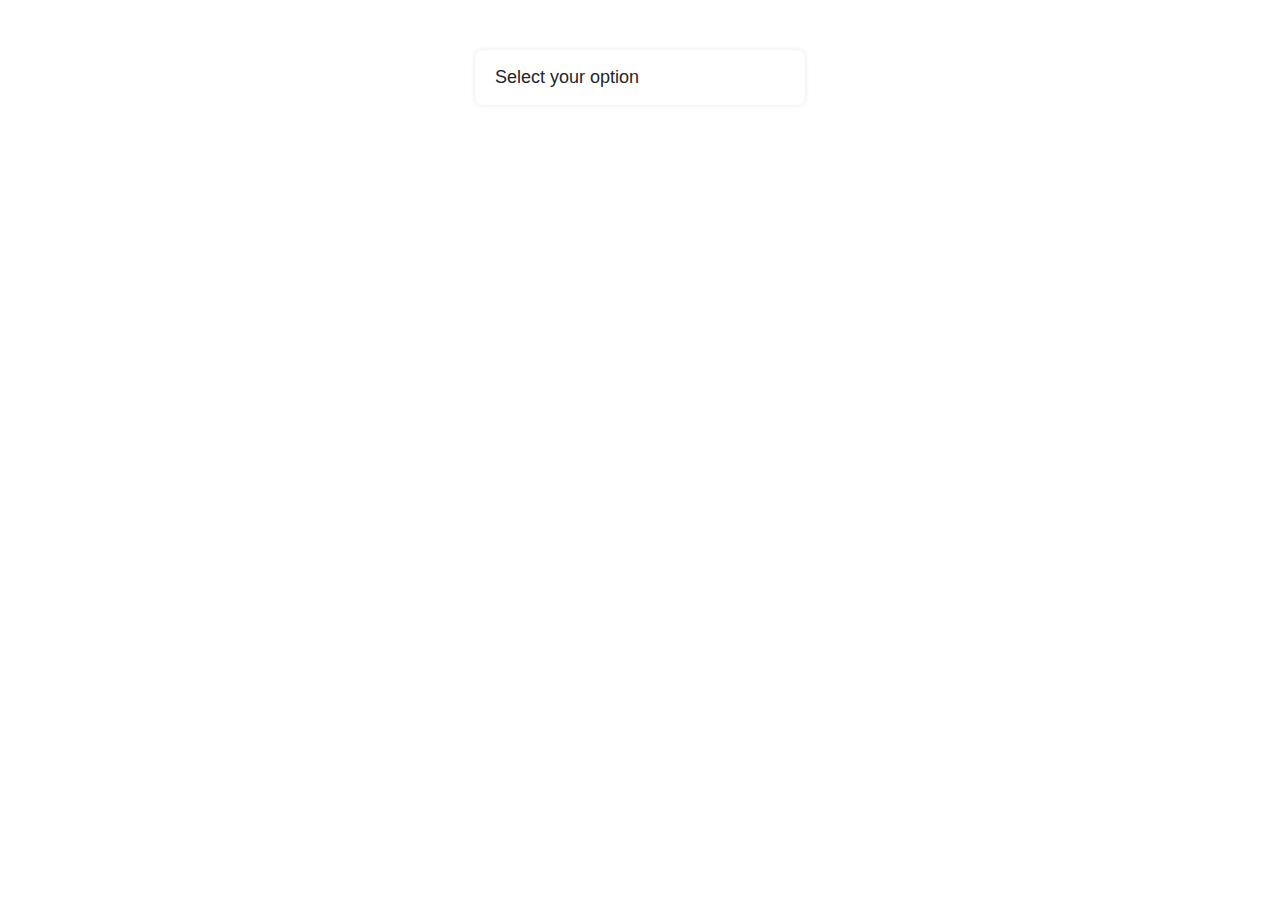
<file: index.html>
<!DOCTYPE html>
<html lang="en">

<head>
    <meta charset="UTF-8">
    <meta http-equiv="X-UA-Compatible" content="IE=edge">
    <meta name="viewport" content="width=device-width, initial-scale=1.0">
    <title>Home</title>
    <link rel="stylesheet" href="index.css">
    <link rel="stylesheet" href="https://cdn.jsdelivr.net/npm/bootstrap@4.0.0/dist/css/bootstrap.min.css"
        integrity="sha384-Gn5384xqQ1aoWXA+058RXPxPg6fy4IWvTNh0E263XmFcJlSAwiGgFAW/dAiS6JXm" crossorigin="anonymous">
</head>

<body>
    <div class="select-menu active">
        <div class="select-btn">
            <span class="sBtn-text">Select your option</span>
        </div>

        <ul class="options">
        </ul>
    </div>
    <script src="index.js"></script>
</body>

</html>
</file>
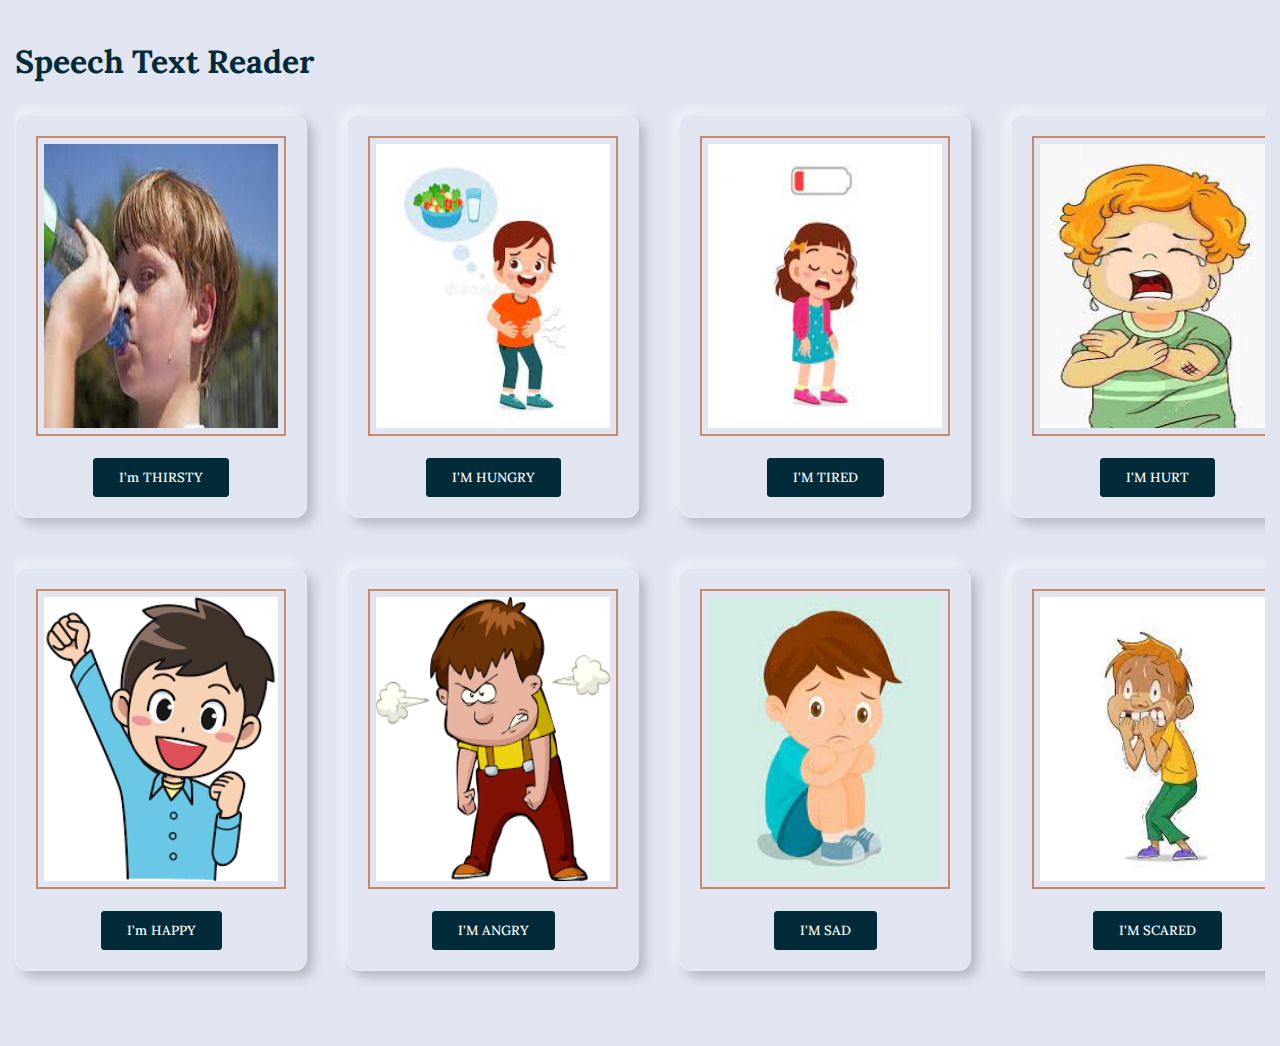
<file: emotions.html>
<!DOCTYPE html>
<html lang="en">
<head>
    <meta charset="UTF-8">
    <meta http-equiv="X-UA-Compatible" content="IE=edge">
    <meta name="viewport" content="width=device-width, initial-scale=1.0">
    <title>Speech Text Reader</title>
    <link rel="stylesheet" href="emotion.css">
</head>
<body>
    <div class="container">
        <h2>Speech Text Reader</h2>
        <ul class="row cards">
          <li class="card">
            <div>
              <img class="round" src="img/thirsty.jfif" alt="user" />
            </div>
            <div class="buttons">
              <button class="primary">
                  I'm THIRSTY
              </button>
          </div>
          </li>
           <li class="card">
            <div><img class="round" src="img/hungry.jfif" alt="user" />
            </div>
            <div class="buttons">
              <button class="primary">
                  I'M HUNGRY
              </button>
          </div>
          </li>
           <li class="card">
            <div>
              <img class="round" src="img/tired.jfif" alt="user" />
            </div>
            <div class="buttons">
              <button class="primary">
                I'M TIRED
              </button>
          </div>
          </li>
           <li class="card">
            <div>
              <img class="round" src="img/hurt.jfif" alt="user" />
            </div>
            <div class="buttons">
              <button class="primary">
                I'M HURT
              </button>
          </div>
          </li>
        </ul>
        <ul class="row cards">
            <li class="card">
              <div>
                <img class="round" src="img/happy.png" alt="user" />
              </div>
              <div class="buttons">
                <button class="primary">
                    I'm HAPPY
                </button>
            </div>
            </li>
             <li class="card">
              <div><img class="round" src="img/angry.png" alt="user" />
              </div>
              <div class="buttons">
                <button class="primary">
                    I'M ANGRY
                </button>
            </div>
            </li>
             <li class="card">
              <div>
                <img class="round" src="img/sad.jfif" alt="user" />
              </div>
              <div class="buttons">
                <button class="primary">
                    I'M SAD
                </button>
            </div>
            </li>
             <li class="card">
              <div>
                <img class="round" src="img/scared.jfif" alt="user" />
              </div>
              <div class="buttons">
                <button class="primary">
                    I'M SCARED
                </button>
            </div>
            </li>
          </ul>
      </div>
    <script src="script.js"></script>
</body>
</html>
</file>
<file: index.css>
* {
    margin: 0;
    padding: 0;
    box-sizing: border-box;
    font-family: "Poppins", sans-serif;
  }
  body {
    background: #e3f2fd;
  }
  .select-menu {
    max-width: 330px;
    margin: 50px auto;
  }
  .select-menu .select-btn {
    display: flex;
    height: 55px;
    background: #fff;
    padding: 20px;
    font-size: 18px;
    font-weight: 400;
    border-radius: 8px;
    align-items: center;
    cursor: pointer;
    justify-content: space-between;
    box-shadow: 0 0 5px rgba(0, 0, 0, 0.1);
  }
  .select-menu .options {
    position: absolute;
    width: 330px;
    overflow-y: auto;
    max-height: 295px;
    padding: 10px;
    margin-top: 10px;
    border-radius: 8px;
    background: #fff;
    box-shadow: 0 0 10px rgba(0, 0, 0, 0.1);
    animation-name: fadeInDown;
    -webkit-animation-name: fadeInDown;
    animation-duration: 0.35s;
    animation-fill-mode: both;
    -webkit-animation-duration: 0.35s;
    -webkit-animation-fill-mode: both;
  }
  .select-menu .options .option {
    display: flex;
    height: 55px;
    cursor: pointer;
    padding: 0 16px;
    border-radius: 8px;
    align-items: center;
    background: #fff;
  }
  .select-menu .options .option:hover {
    background: #f2f2f2;
  }
  .select-menu .options .option i {
    font-size: 25px;
    margin-right: 12px;
  }
  .select-menu .options .option .option-text {
    font-size: 18px;
    color: #333;
  }
  .select-btn i {
    font-size: 25px;
    transition: 0.3s;
  }
  .select-menu.active .select-btn i {
    transform: rotate(-180deg);
  }
  .select-menu.active .options {
    display: block;
    opacity: 0;
    z-index: 10;
    animation-name: fadeInUp;
    -webkit-animation-name: fadeInUp;
    animation-duration: 0.4s;
    animation-fill-mode: both;
    -webkit-animation-duration: 0.4s;
    -webkit-animation-fill-mode: both;
  }
  @keyframes fadeInUp {
    from {
      transform: translate3d(0, 30px, 0);
    }
    to {
      transform: translate3d(0, 0, 0);
      opacity: 1;
    }
  }
  @keyframes fadeInDown {
    from {
      transform: translate3d(0, 0, 0);
      opacity: 1;
    }
    to {
      transform: translate3d(0, 20px, 0);
      opacity: 0;
    }
  }
</file>
<file: emotion.css>
@import url("https://fonts.googleapis.com/css?family=Lora:400,400i,700");

:root {
  --bg-color: rgb(225, 229,242);
  --color1: rgb(191, 219, 247);
  --color2: rgb(31, 122, 140);
  --color3: rgb(2, 43, 58);
  --white: rgb(255, 255, 255);
  --persian-orange: rgb(198, 136, 102);
}

*,
::before,
::after {
  box-sizing: border-box;
  padding: 0;
  margin: 0;
}

body {
  font: 16px / 24px 'Lora', sans-serif;
  background-color: var(--bg-color);
  color: var(--color3);
  margin: 50px 0;
}

.container {
  max-width: 1400px;
  padding: 0 15px;
  margin: 0 auto;
}

h2 {
  font-size: 2rem;
  margin-bottom: 1rem;
}

.cards {
  display: flex;
  padding: 25px 0;
  list-style: none;
  text-align: center;
  overflow-x: scroll;
  scroll-snap-type: x mandatory;
}

.card {
  display: flex;
  flex-direction: column;
  align-items: center;
	justify-content: center;
  flex: 0 0 100%;
  padding: 20px;
  background: var(--bg-color);
  border-radius: 12px;
  border: 1px solid rgba(255, 255, 255, 0.20);
  box-shadow: 6px 6px 12px 0 rgba(0, 0, 0, 0.2),
    -6px -6px 12px 0 rgba(255, 255, 255, 0.5);
  scroll-snap-align: start;
  transition: all 0.2s;
}

.card:not(last-child) {
  margin-right: 10px;
}

.card:hover {
  scale: 1.05;
}
.card .card-title {
  font-size: 1.5rem;
}

.card .round {
  border: 2px solid var(--persian-orange);
  width: 250px;
  height:300px;
  padding: .35rem;
}
.card .card-content {
  margin: 20px 0;
  max-width: 85%;
}
.card-content p {
  font-size: 0.88rem
}
button.primary {
	background-color: var(--color3);
	border: 1px solid var(--color3);
	border-radius: 3px;
	color: var(--white);
  font-family: inherit;
	font-weight: 500;
	padding: 10px 25px;
  margin-top: 1rem;
}

button.primary:hover {
  background: var(--color2);
}

button.primary.ghost {
	background-color: transparent;
	color: var(--color3);
}

button.ghost:hover {
  background: var(--color2);
  color: var(--white);
}
/* Media Query */

@media (min-width: 500px) {
  .card {
    flex-basis: calc(50% - 10px);
  }

  .card:not(:last-child) {
    margin-right: 20px;
  }
}

@media (min-width: 700px) {
  .card {
    flex-basis: calc(calc(100% / 3) - 20px);
  }

  .card:not(:last-child) {
    margin-right: 30px;
  }
}
@media (min-width: 1100px) {
  .card {
    flex-basis: calc(25% - 30px);
  }

  .card:not(:last-child) {
    margin-right: 40px;
  }
}
</file>
